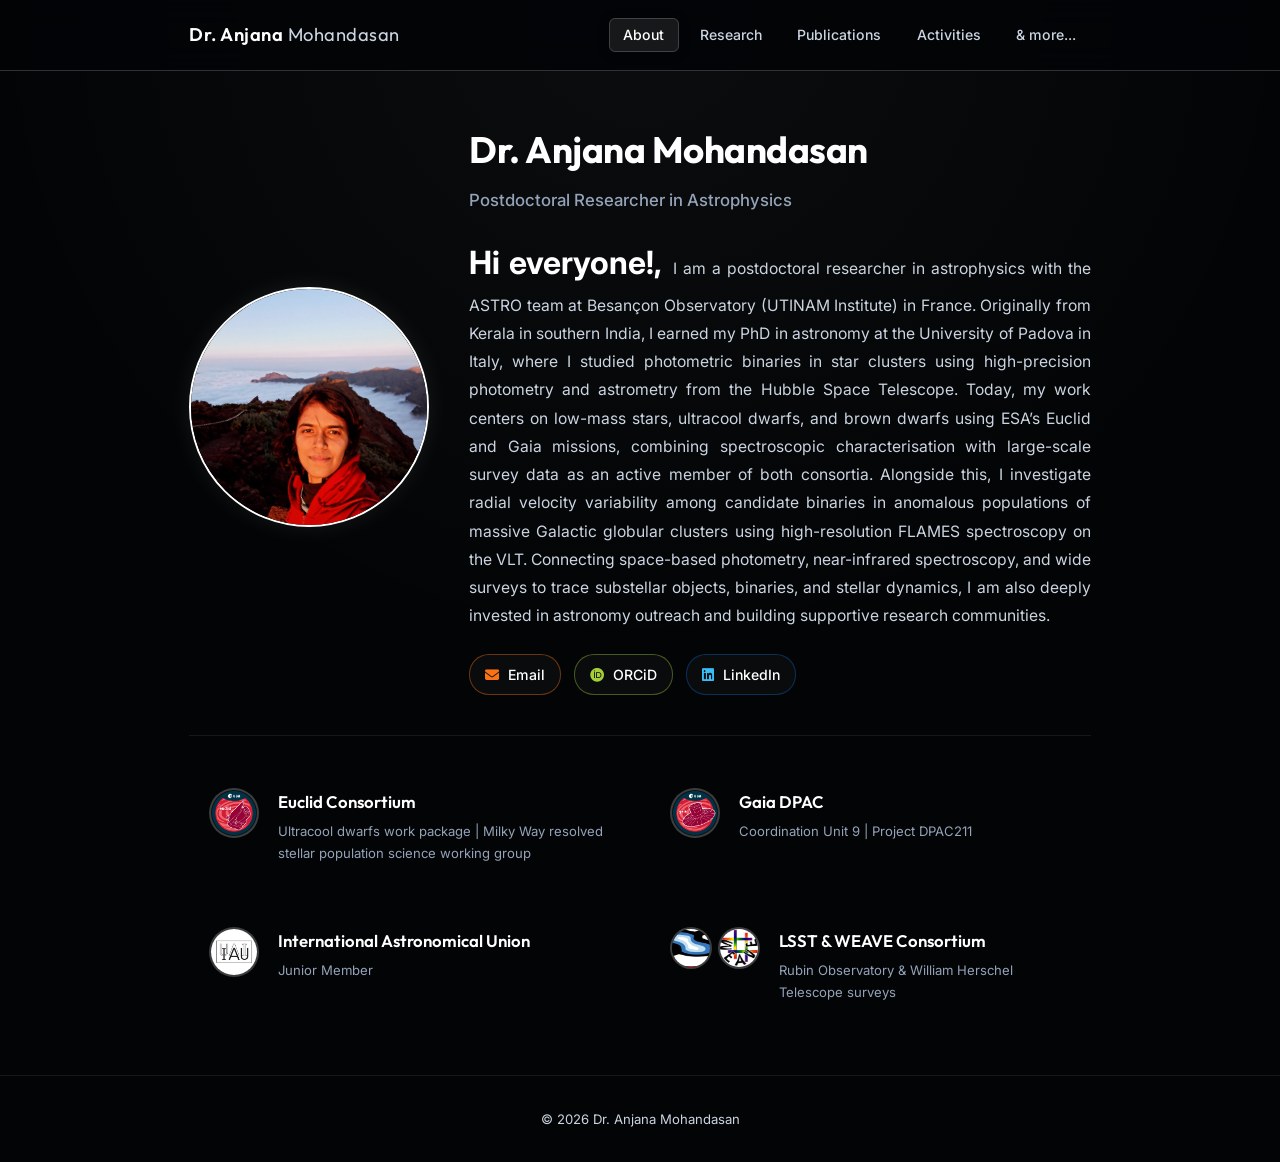
<file: index.html>
<!DOCTYPE html>
<html lang="en">
<head>
  <meta charset="UTF-8">
  <meta name="viewport" content="width=device-width, initial-scale=1.0">
  <title>Dr. Anjana Mohandasan | Astrophysicist</title>

  <!-- Modern Fonts & Icons -->
  <link rel="preconnect" href="https://fonts.googleapis.com">
  <link rel="preconnect" href="https://fonts.gstatic.com" crossorigin>
  <link href="https://fonts.googleapis.com/css2?family=Inter:wght@300;400;500;600;700&family=Outfit:wght@500;600;700&display=swap" rel="stylesheet">
  <link rel="stylesheet" href="https://cdnjs.cloudflare.com/ajax/libs/font-awesome/6.4.0/css/all.min.css">

  <!-- Shared Stylesheet -->
  <link rel="stylesheet" href="styles.css">
</head>
<body>

  <!-- TOP NAVIGATION BAR -->
  <header>
    <div class="nav-container">
      <a href="index.html" class="logo">Dr. Anjana <span>Mohandasan</span></a>
      <nav>
        <ul>
          <li><a href="index.html" class="active">About</a></li>
          <li><a href="research.html">Research</a></li>
          <li><a href="publications.html">Publications</a></li>
          <li><a href="activities.html">Activities</a></li>
          <li><a href="beyond.html">&amp; more...</a></li>
        </ul>
      </nav>
    </div>
  </header>

  <main>
    <!-- PAGE 1: ABOUT -->
    <section class="page">
      <div class="profile-hero-side">
        <!-- LEFT: PHOTO -->
        <div class="photo-wrapper">
          <img src="profile.jpg" alt="Dr. Anjana Mohandasan" class="profile-photo" onerror="this.src='https://via.placeholder.com/300/0a0c10/e2e8f0?text=AM'">
        </div>

        <!-- RIGHT: TEXT CONTENT -->
        <div class="hero-text-content">
          <h1>Dr. Anjana Mohandasan</h1>
          <div class="subtitle">Postdoctoral Researcher in Astrophysics</div>

          <!-- JUSTIFIED BIO -->
          <p class="hero-bio">
            <span class="greeting-hi">Hi everyone!,</span> I am a postdoctoral researcher in astrophysics with the ASTRO team at Besançon Observatory (UTINAM Institute) in France. Originally from Kerala in southern India, I earned my PhD in astronomy at the University of Padova in Italy, where I studied photometric binaries in star clusters using high-precision photometry and astrometry from the Hubble Space Telescope. Today, my work centers on low-mass stars, ultracool dwarfs, and brown dwarfs using ESA’s Euclid and Gaia missions, combining spectroscopic characterisation with large-scale survey data as an active member of both consortia. Alongside this, I investigate radial velocity variability among candidate binaries in anomalous populations of massive Galactic globular clusters using high-resolution FLAMES spectroscopy on the VLT. Connecting space-based photometry, near-infrared spectroscopy, and wide surveys to trace substellar objects, binaries, and stellar dynamics, I am also deeply invested in astronomy outreach and building supportive research communities.
          </p>

          <!-- SOCIAL BUTTONS -->
          <div class="social-links">
            <a href="mailto:anjana.mohandasan@univ-fcomte.fr" class="social-btn email"><i class="fa-solid fa-envelope"></i> Email</a>
            <a href="https://orcid.org/0000-0001-5182-0330" target="_blank" class="social-btn orcid"><i class="fa-brands fa-orcid"></i> ORCiD</a>
            <a href="https://www.linkedin.com/in/anjana-mohandasan-8a9196263/" target="_blank" class="social-btn linkedin"><i class="fa-brands fa-linkedin"></i> LinkedIn</a>
          </div>
        </div>
      </div>

      <!-- 2x2 INTERACTIVE MATRIX GRID -->
      <div class="matrix-grid">

        <!-- EUCLID -->
        <div class="matrix-card">
          <div class="matrix-logo-wrapper">
            <img src="figures/euclid_logo.png" alt="Euclid Logo" class="matrix-logo" onerror="this.src='https://via.placeholder.com/50/111/e2e8f0?text=Euclid'">
          </div>
          <div class="matrix-content">
            <h3>Euclid Consortium</h3>
            <div class="meta">Ultracool dwarfs work package | Milky Way resolved stellar population science working group</div>
            <div class="matrix-details">
              <p>Member of the Milky Way resolved stellar population (MWRSP) science working group, focusing on the Ultracool dwarfs work package, and SPE pipeline OUs of DSS.</p>
            </div>
          </div>
        </div>

        <!-- GAIA -->
        <div class="matrix-card">
          <div class="matrix-logo-wrapper">
            <img src="figures/gaia_logo.png" alt="Gaia Logo" class="matrix-logo" onerror="this.src='https://via.placeholder.com/50/111/e2e8f0?text=Gaia'">
          </div>
          <div class="matrix-content">
            <h3>Gaia DPAC</h3>
            <div class="meta">Coordination Unit 9 | Project DPAC211</div>
            <div class="matrix-details">
              <p>Member of the <em>Gaia</em> Data Processing and Analysis Consortium (DPAC). Contributing to DR4 catalogue validation and preparation in performance validation paper on low-mass stars; resolving the low-mass end stellar Luminosity Function, orbit integration, and membership analysis.</p>
            </div>
          </div>
        </div>
        
        <!-- IAU -->
        <div class="matrix-card">
          <div class="matrix-logo-wrapper">
            <img src="figures/iau_logo.jpeg" alt="IAU Logo" class="matrix-logo" onerror="this.src='https://via.placeholder.com/50/111/e2e8f0?text=IAU'">
          </div>
          <div class="matrix-content">
            <h3>International Astronomical Union</h3>
            <div class="meta">Junior Member</div>
            <div class="matrix-details">
              <p>Selected as an IAU Junior Member, actively participating in international astronomical initiatives, scientific divisions, and global outreach networks.</p>
            </div>
          </div>
        </div>

        <!-- LSST & WEAVE -->
        <div class="matrix-card">
          <div class="matrix-dual-logos">
            <div class="matrix-logo-wrapper" style="width: 42px; height: 42px;">
              <img src="figures/lsst_logo.png" alt="LSST Logo" class="matrix-logo" onerror="this.src='https://via.placeholder.com/40/111/e2e8f0?text=LSST'">
            </div>
            <div class="matrix-logo-wrapper" style="width: 42px; height: 42px;">
              <img src="figures/weave_logo.jpeg" alt="WEAVE Logo" class="matrix-logo" onerror="this.src='https://via.placeholder.com/40/111/e2e8f0?text=WEAVE'">
            </div>
          </div>
          <div class="matrix-content">
            <h3>LSST &amp; WEAVE Consortium</h3>
            <div class="meta">Rubin Observatory &amp; William Herschel Telescope surveys</div>
            <div class="matrix-details">
              <p>Synergies with Legacy Survey of Space and Time (LSST) using the Vera C. Rubin Observatory and the WEAVE spectroscopic survey using the William Herschel Telescope.</p>
            </div>
          </div>
        </div>

      </div>
    </section>
  </main>

  <footer>
    <p>&copy; <span id="year">2026</span> Dr. Anjana Mohandasan</p>
  </footer>

  <!-- External JavaScript -->
  <script src="script.js"></script>
</body>
</html>
</file>
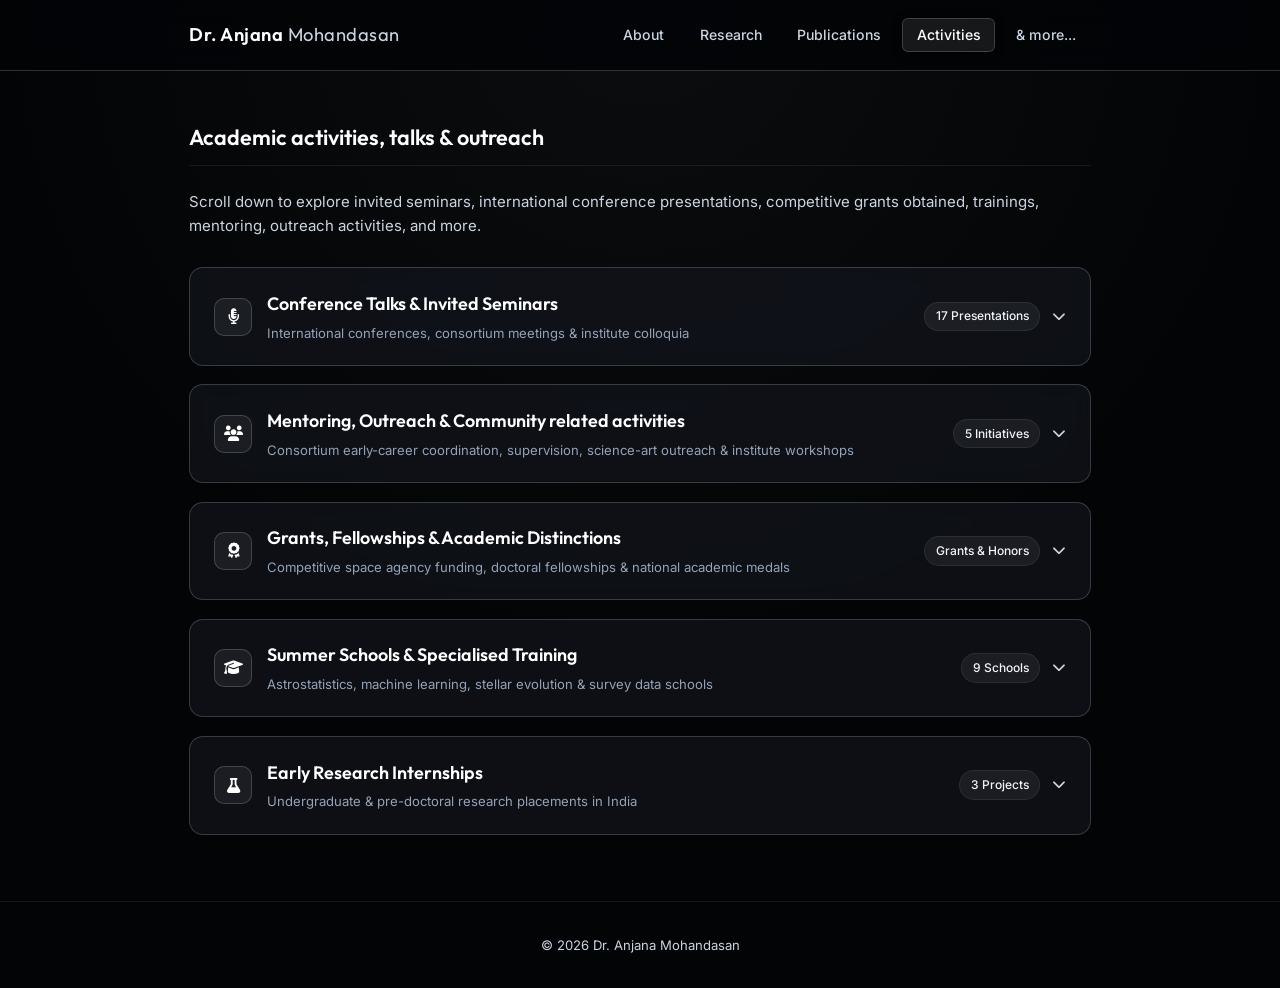
<file: activities.html>
<!DOCTYPE html>
<html lang="en">
<head>
  <meta charset="UTF-8">
  <meta name="viewport" content="width=device-width, initial-scale=1.0">
  <title>Dr. Anjana Mohandasan | Academic ativities </title>

  <!-- Modern Fonts & Icons -->
  <link rel="preconnect" href="https://fonts.googleapis.com">
  <link rel="preconnect" href="https://fonts.gstatic.com" crossorigin>
  <link href="https://fonts.googleapis.com/css2?family=Inter:wght@300;400;500;600;700&family=Outfit:wght@500;600;700&display=swap" rel="stylesheet">
  <link rel="stylesheet" href="https://cdnjs.cloudflare.com/ajax/libs/font-awesome/6.4.0/css/all.min.css">

  <!-- Shared Stylesheet -->
  <link rel="stylesheet" href="styles.css">
</head>

<body class="page-activities">

  <!-- TOP NAVIGATION BAR -->
  <header>
    <div class="nav-container">
      <a href="index.html" class="logo">Dr. Anjana <span>Mohandasan</span></a>
      <nav>
        <ul>
          <li><a href="index.html">About</a></li>
          <li><a href="research.html">Research</a></li>
          <li><a href="publications.html">Publications</a></li>
          <li><a href="activities.html" class="active">Activities</a></li>
          <li><a href="beyond.html">&amp; more...</a></li>
        </ul>
      </nav>
    </div>
  </header>

  <main>
    <!-- PAGE 4: ACTIVITIES -->
    <section class="page active">

      <div class="pub-section-header">
        <h2>Academic activities, talks &amp; outreach</h2>
      </div>
      <p class="activities-intro">
        Scroll down to explore invited seminars, international conference presentations, competitive grants obtained, trainings, mentoring, outreach activities, and more.
      </p>

      <!-- BOX 1: CONFERENCE TALKS & SEMINARS -->
      <details class="activity-box">
        <summary class="activity-summary">
          <div class="activity-header-left">
            <div class="activity-icon"><i class="fa-solid fa-microphone-lines"></i></div>
            <div>
              <div class="activity-title">Conference Talks &amp; Invited Seminars</div>
              <div class="activity-subtitle">International conferences, consortium meetings &amp; institute colloquia</div>
            </div>
          </div>
          <div class="activity-right">
            <span class="activity-count">17 Presentations</span>
            <i class="fa-solid fa-chevron-down activity-chevron"></i>
          </div>
        </summary>

        <div class="activity-content">
          <div class="activity-item">
            <div class="activity-date">13 – 15 Oct 2026</div>
            <div class="activity-desc">
              <span class="talk-tag">Invited Seminar</span> <strong>Exploring Ultracool dwarfs with Euclid</strong><br>
              Aryabhatta Research Institute of Observational Sciences (ARIES), Nainital, India.
            </div>
          </div>

          <div class="activity-item">
            <div class="activity-date">10 – 14 Aug 2026</div>
            <div class="activity-desc">
              <span class="talk-tag">Contributed Talk</span> <strong>Exploring Ultracool dwarfs with Euclid</strong><br>
              <em>Substellar Astrophysics</em>, Tordesillas, Spain.
            </div>
          </div>

          <div class="activity-item">
            <div class="activity-date">28 Jun – 03 Jul 2026</div>
            <div class="activity-desc">
              <span class="talk-tag">Contributed Talk</span> <strong>Exploring Ultracool dwarfs with Euclid</strong><br>
              Annual Meeting of the <em>European Astronomical Society (EAS 2026)</em>, SwissTech Convention Centre, Lausanne, Switzerland.
            </div>
          </div>

          <div class="activity-item">
            <div class="activity-date">25 – 29 May 2026</div>
            <div class="activity-desc">
              <span class="talk-tag">Contributed Talk</span> <strong>Ultracool dwarfs in the era of Euclid</strong> (EC-UCD Splinter)<br>
              Annual Meeting of the <a href="https://euclid2026.ice.csic.es/" target="_blank" style="color: var(--silver-bright); text-decoration: underline;">Euclid Consortium 2026</a>, Barcelona, Spain.
            </div>
          </div>

          <div class="activity-item">
            <div class="activity-date">01 – 03 Dec 2025</div>
            <div class="activity-desc">
              <span class="talk-tag">Invited Talk</span> <strong>Exploring Ultracool dwarfs with Euclid</strong><br>
              <a href="https://www.cosmos.esa.int/web/working-with-euclid-q1" target="_blank" style="color: var(--silver-bright); text-decoration: underline;">Working with Euclid Q1: From Data Access to Science</a>, European Space Astronomy Centre (ESAC), Madrid, Spain.
            </div>
          </div>

          <div class="activity-item">
            <div class="activity-date">17 – 19 Nov 2025</div>
            <div class="activity-desc">
              <span class="talk-tag">Contributed Talk</span> <strong>Exploring Ultracool dwarfs with Euclid</strong><br>
              <a href="https://euclidfrance25.sciencesconf.org/" target="_blank" style="color: var(--silver-bright); text-decoration: underline;">France for Euclid 2025: Symposium Euclid France</a>, University of Strasbourg, France.
            </div>
          </div>

          <div class="activity-item">
            <div class="activity-date">01 – 05 Sep 2025</div>
            <div class="activity-desc">
              <span class="talk-tag">Contributed Talk</span> <strong>Exploring Ultracool dwarfs with Euclid</strong><br>
              <a href="https://meetings.iac.es/BD30/" target="_blank" style="color: var(--silver-bright); text-decoration: underline;">BD30: Brown Dwarfs Keep Their Cool – Thirty Years of Substellar Science</a>, La Gomera, Canary Islands, Spain.
            </div>
          </div>

          <div class="activity-item">
            <div class="activity-date">23 – 27 Jun 2025</div>
            <div class="activity-desc">
              <span class="talk-tag">Contributed Talk</span> <strong>Ultracool dwarfs in the era of Euclid</strong><br>
              Annual Meeting of the <a href="https://eas.unige.ch/EAS2025/" target="_blank" style="color: var(--silver-bright); text-decoration: underline;">European Astronomical Society (EAS 2025)</a>, University College Cork, Ireland.
            </div>
          </div>

          <div class="activity-item">
            <div class="activity-date">11 – 18 Jun 2025</div>
            <div class="activity-desc">
              <span class="talk-tag">Seminar</span> <strong>Ultracool dwarf study with Euclid</strong><br>
              Instituto de Astrofísica de Canarias (IAC), Tenerife, Spain.
            </div>
          </div>

          <div class="activity-item">
            <div class="activity-date">24 – 28 Mar 2025</div>
            <div class="activity-desc">
              <span class="talk-tag">2 Talks &amp; Poster</span> <strong>Ultracool dwarfs in the era of Euclid</strong> (EC-UCD Splinter &amp; Symposium Poster) &amp; <strong>Photometry of Point Sources</strong> (EC-Photometry Splinter)<br>
              <a href="https://www.cosmos.esa.int/web/euclid-eslab-2025" target="_blank" style="color: var(--silver-bright); text-decoration: underline;">ESLAB &amp; Euclid Consortium Annual Meeting 2025</a>, Leiden, The Netherlands.
            </div>
          </div>

          <div class="activity-item">
            <div class="activity-date">07 – 09 Jan 2025</div>
            <div class="activity-desc">
              <span class="talk-tag">Contributed Talk</span> <strong>Ultracool dwarfs in the rra of Euclid</strong><br>
              Annual Meeting of <a href="https://euclid-fr2024.sciencesconf.org" target="_blank" style="color: var(--silver-bright); text-decoration: underline;">Euclid–France</a>, CEA Saclay, Paris, France.
            </div>
          </div>

          <div class="activity-item">
            <div class="activity-date">07 – 09 Dec 2024</div>
            <div class="activity-desc">
              <span class="talk-tag">Seminar</span> <strong>Photometric binaries in globular glusters</strong><br>
              Astrocoffee, Observatoire de Strasbourg, France.
            </div>
          </div>

          <div class="activity-item">
            <div class="activity-date">07 – 11 Oct 2024</div>
            <div class="activity-desc">
              <span class="talk-tag">Contributed Talk</span> <strong>Binaries and related stellar populations in star clusters: An exploration with photometry</strong><br>
              <a href="https://sites.google.com/inaf.it/stellarpopulations2024" target="_blank" style="color: var(--silver-bright); text-decoration: underline;">Resolved Stellar Populations from Photographic Plates to Large Surveys</a> (Celebrating Peter B. Stetson), FMF Centre, Florence, Italy.
            </div>
          </div>

          <div class="activity-item">
            <div class="activity-date">10 – 14 Jul 2023</div>
            <div class="activity-desc">
              <span class="talk-tag">Contributed Talk</span> <strong>Photometric binaries in extra-galactic star clusters</strong><br>
              Annual Meeting of the <a href="https://eas.unige.ch/EAS2023/" target="_blank" style="color: var(--silver-bright); text-decoration: underline;">European Astronomical Society (EAS 2023)</a>, ICE Congress Centre, Kraków, Poland.
            </div>
          </div>

          <div class="activity-item">
            <div class="activity-date">03 – 07 Jul 2023</div>
            <div class="activity-desc">
              <span class="talk-tag">Contributed Talk</span> <strong>Photometric binaries in Magellanic Cloud globular clusters</strong><br>
              <a href="https://www.sexten-cfa.eu/event/a-multi-wavelength-view-on-globular-clusters-near-and-far-from-jwst-to-the-elt/" target="_blank" style="color: var(--silver-bright); text-decoration: underline;">A Multiwavelength View on Globular Clusters Near and Far: From JWST to the ELT</a>, Bolzano, Italy.
            </div>
          </div>

          <div class="activity-item">
            <div class="activity-date">14 – 18 Nov 2022</div>
            <div class="activity-desc">
              <span class="talk-tag">Contributed Talk</span> <strong>Photometric binaries in extra-galactic globular clusters</strong><br>
              <a href="https://indico.ph.tum.de/event/7022/" target="_blank" style="color: var(--silver-bright); text-decoration: underline;">The Impact of Binaries on Stellar Evolution</a>, Max Planck Institute for Astrophysics, Garching, Germany.
            </div>
          </div>

          <div class="activity-item">
            <div class="activity-date">12 – 16 Sep 2022</div>
            <div class="activity-desc">
              <span class="talk-tag">Contributed Talk</span> <strong>Photometric binaries in galactic and extra-galactic globular clusters</strong><br>
              <a href="https://janfest2022.asu.cas.cz/" target="_blank" style="color: var(--silver-bright); text-decoration: underline;">Wheel of Star Formation</a>, Charles University, Prague, Czech Republic.
            </div>
          </div>
        </div>
      </details>

      <!-- BOX 2: MENTORING, OUTREACH & LEADERSHIP -->
      <details class="activity-box">
        <summary class="activity-summary">
          <div class="activity-header-left">
            <div class="activity-icon"><i class="fa-solid fa-users"></i></div>
            <div>
              <div class="activity-title">Mentoring, Outreach &amp; Community related activities</div>
              <div class="activity-subtitle">Consortium early-career coordination, supervision, science-art outreach &amp; institute workshops</div>
            </div>
          </div>
          <div class="activity-right">
            <span class="activity-count">5 Initiatives</span>
            <i class="fa-solid fa-chevron-down activity-chevron"></i>
          </div>
        </summary>

        <div class="activity-content">
          <div class="activity-item">
            <div class="activity-date">Oct 2026 – Present</div>
            <div class="activity-desc">
              <strong><em>Euclid</em> Consortium Early Career Committee</strong><br>
              Committee member co-coordinating the international Mentoring Programme for early-career researchers across the <em>Euclid</em> Consortium.
            </div>
          </div>

          <div class="activity-item">
            <div class="activity-date">Feb 2026 – Present</div>
            <div class="activity-desc">
              <strong>'English Hour' Academic Communication Series</strong><br>
              Initiated and lead weekly discussion sessions at Besançon Observatory to strengthen English communication skills and cross-cultural dialogue among international researchers and administrative staff.
            </div>
          </div>
          
          <div class="activity-item">
            <div class="activity-date">Oct 2024 – Jun 2025</div>
            <div class="activity-desc">
              <strong>Master's Research Project Supervision</strong><br>
              Mentor for Mr. Muhammed Nabyan Arken's Master's thesis project at the UTINAM Institute / UMLP, Besançon, France.
            </div>
          </div>

          <div class="activity-item">
            <div class="activity-date">2024 – Present</div>
            <div class="activity-desc">
              <strong>Master's Thesis Referee &amp; Reviewer</strong><br>
              Appointed thesis reviewer and defence committee referee for Master's candidates (Mr. Tituan Alphonse and Mr. Sohan Sengupta), UMLP, Besançon, France.
            </div>
          </div>

          <div class="activity-item">
            <div class="activity-date">Oct 2023</div>
            <div class="activity-desc">
              <strong>'Mimimi Mico Mama Macro' – Art &amp; Astronomy Outreach</strong> (<a href="https://www.instagram.com/p/CyTWzp0MwDw/" target="_blank" style="color: var(--silver-bright); text-decoration: underline;">Event Archive</a>)<br>
              Co-organized a public science-meets-art exhibition in Venice, Italy, supported by the Swiss Arts Council (Pro Helvetia). Co-authored an outreach magazine and delivered a public lecture on stellar astrophysics.
            </div>
          </div>
        </div>
      </details>

      <!-- BOX 3: GRANTS, FELLOWSHIPS & AWARDS -->
      <details class="activity-box">
        <summary class="activity-summary">
          <div class="activity-header-left">
            <div class="activity-icon"><i class="fa-solid fa-award"></i></div>
            <div>
              <div class="activity-title">Grants, Fellowships &amp; Academic Distinctions</div>
              <div class="activity-subtitle">Competitive space agency funding, doctoral fellowships &amp; national academic medals</div>
            </div>
          </div>
          <div class="activity-right">
            <span class="activity-count">Grants &amp; Honors</span>
            <i class="fa-solid fa-chevron-down activity-chevron"></i>
          </div>
        </summary>

        <div class="activity-content">
          <div class="activity-item">
            <div class="activity-date">2026</div>
            <div class="activity-desc">
              <strong>CNES APR Research Grant</strong> &bull; Centre National d'Études Spatiales (CNES)<br>
              Competitive funding awarded to support <em>Euclid</em> mission scientific research and international collaborations.
            </div>
          </div>

          <div class="activity-item">
            <div class="activity-date">2026</div>
            <div class="activity-desc">
              <strong>SRO Research Funding</strong> &bull; OSU Theta, Besançon<br>
              Institutional research funding awarded to advance <em>Euclid</em> ultracool dwarf spectroscopic studies.
            </div>
          </div>

          <div class="activity-item">
            <div class="activity-date">2020 – 2024</div>
            <div class="activity-desc">
              <strong>Doctoral Studies Fellowship</strong> &bull; University of Padova, Italy<br>
              Fully funded three-year Department Scholarship in Astronomy. <em>(Also awarded PhD fellowships at IISER Pune and IIST Trivandrum in 2020, declined.)</em>
            </div>
          </div>

          <div class="activity-item">
            <div class="activity-date">2020</div>
            <div class="activity-desc">
              <strong>Prof. M. Shakuntala Memorial Gold Medal</strong> &bull; University of Hyderabad<br>
              Awarded for first-rank academic excellence in M.Sc. Physics.
            </div>
          </div>

          <div class="activity-item">
            <div class="activity-date">2019</div>
            <div class="activity-desc">
              <strong>CSIR–UGC NET Junior Research Fellowship (JRF) &amp; IAS Summer Fellowship</strong><br>
              Qualified national JRF eligibility for funded doctoral research in India (declined); awarded the Indian Academy of Sciences Summer Research Fellowship.
            </div>
          </div>

          <div class="activity-item">
            <div class="activity-date">2015</div>
            <div class="activity-desc">
              <strong>INSPIRE Scholarship</strong> &bull; Department of Science &amp; Technology, Government of India<br>
              Awarded to the top 1% performers nationwide in the Higher Secondary Examination (alongside Kerala State Prathibha Scholarship selection).
            </div>
          </div>
        </div>
      </details>

      <!-- BOX 4: SUMMER SCHOOLS & SPECIALIZED WORKSHOPS -->
      <details class="activity-box">
        <summary class="activity-summary">
          <div class="activity-header-left">
            <div class="activity-icon"><i class="fa-solid fa-graduation-cap"></i></div>
            <div>
              <div class="activity-title">Summer Schools &amp; Specialised Training</div>
              <div class="activity-subtitle">Astrostatistics, machine learning, stellar evolution &amp; survey data schools</div>
            </div>
          </div>
          <div class="activity-right">
            <span class="activity-count">9 Schools</span>
            <i class="fa-solid fa-chevron-down activity-chevron"></i>
          </div>
        </summary>

        <div class="activity-content">
          <div class="activity-item">
            <div class="activity-date">07 – 11 Sep 2026</div>
            <div class="activity-desc">
              <strong>Gaia DPAC Consortium Meeting 2026</strong> &bull; University of Geneva, Switzerland.
            </div>
          </div>

          <div class="activity-item">
            <div class="activity-date">02 – 06 Mar 2026</div>
            <div class="activity-desc">
              <strong>Gaia MW Educado Training School: Astro AI and Machine Learning</strong> &bull; University of Ghent, Belgium.
            </div>
          </div>

          <div class="activity-item">
            <div class="activity-date">21 – 26 Sep 2025</div>
            <div class="activity-desc">
              <strong>Evry Schatzman School 2025: Stellar Physics in the PLATO Era</strong> &bull; Aussois, France (Sponsored by PNPS, CNRS, CNES).
            </div>
          </div>

          <div class="activity-item">
            <div class="activity-date">30 Sep – 04 Oct 2024</div>
            <div class="activity-desc">
              <strong>Evry Schatzman School 2024: Disks and Planetary Formation in the JWST &amp; ELT Era</strong> &bull; Roscoff Marine Station, Brittany, France.
            </div>
          </div>

          <div class="activity-item">
            <div class="activity-date">17 – 21 Oct 2022</div>
            <div class="activity-desc">
              <a href="http://astrohackweek.org/2022/" target="_blank" style="color: var(--silver-bright); text-decoration: underline;"><strong>Astro Hack Week 2022</strong></a> &bull; Max Planck Institute for Astronomy (MPIA), Heidelberg, Germany.
            </div>
          </div>

          <div class="activity-item">
            <div class="activity-date">28 Aug – 03 Sep 2022</div>
            <div class="activity-desc">
              <a href="https://www2.pd.infn.it/astro/pers/asiago2022/program.html" target="_blank" style="color: var(--silver-bright); text-decoration: underline;"><strong>Life and Death: From Stars to Compact Objects</strong></a> &bull; Asiago Astrophysical Observatory, University of Padova, Italy.
            </div>
          </div>

          <div class="activity-item">
            <div class="activity-date">06 – 17 Jun 2022</div>
            <div class="activity-desc">
              <a href="https://sites.psu.edu/astrostatistics/astroinfo-su22-program/" target="_blank" style="color: var(--silver-bright); text-decoration: underline;"><strong>Summer School in Astrostatistics and Astroinformatics</strong></a> &bull; Center for Astrostatistics, Penn State University (Online).
            </div>
          </div>

          <div class="activity-item">
            <div class="activity-date">12 – 23 Jul 2021</div>
            <div class="activity-desc">
              <a href="https://ismgalaxies2021.sciencesconf.org/" target="_blank" style="color: var(--silver-bright); text-decoration: underline;"><strong>The Interstellar Medium of Galaxies: From Epoch of Reionisation to the Milky Way</strong></a> &bull; International Summer School (Online).
            </div>
          </div>

          <div class="activity-item">
            <div class="activity-date">21 – 26 Jun 2021</div>
            <div class="activity-desc">
              <strong>Rencontres Exobiologiques Pour Doctorants (RED 2021)</strong> &bull; Interdisciplinary PhD School (Online).
            </div>
          </div>
        </div>
      </details>

      <!-- BOX 5: EARLY RESEARCH INTERNSHIPS -->
      <details class="activity-box">
        <summary class="activity-summary">
          <div class="activity-header-left">
            <div class="activity-icon"><i class="fa-solid fa-flask"></i></div>
            <div>
              <div class="activity-title">Early Research Internships</div>
              <div class="activity-subtitle">Undergraduate &amp; pre-doctoral research placements in India</div>
            </div>
          </div>
          <div class="activity-right">
            <span class="activity-count">3 Projects</span>
            <i class="fa-solid fa-chevron-down activity-chevron"></i>
          </div>
        </summary>

        <div class="activity-content">
          <div class="activity-item">
            <div class="activity-date">May – Jun 2019</div>
            <div class="activity-desc">
              <strong>Summer Research Fellow</strong> &bull; Indian Institute of Astrophysics (IIA), Bengaluru, India<br>
              Project: <em>'Photometric Binaries in Galactic Open Clusters'</em> under the supervision of Prof. Annapurni Subramaniam (Indian Academy of Sciences Fellowship).
            </div>
          </div>

          <div class="activity-item">
            <div class="activity-date">Jun 2017</div>
            <div class="activity-desc">
              <strong>Summer Research Intern</strong> &bull; Inter-University Accelerator Centre (IUAC), New Delhi, India<br>
              Project: <em>'Study of X-ray Detectors using Radioactive Sources'</em> under the supervision of Dr. Tapan Nandi and Mr. Deepak Swami.
            </div>
          </div>

          <div class="activity-item">
            <div class="activity-date">Jun – Dec 2014</div>
            <div class="activity-desc">
              <strong>Student Research Project in Mathematics</strong> &bull; Kerala State Maths Fair<br>
              Project: <em>'Navigation through Composition'</em> (Awarded A Grade at state level).
            </div>
          </div>
        </div>
      </details>

    </section>
  </main>

  <footer>
    <p>&copy; <span id="year">2026</span> Dr. Anjana Mohandasan</p>
  </footer>

  <!-- External JavaScript -->
  <script src="script.js"></script>
</body>
</html>
</file>
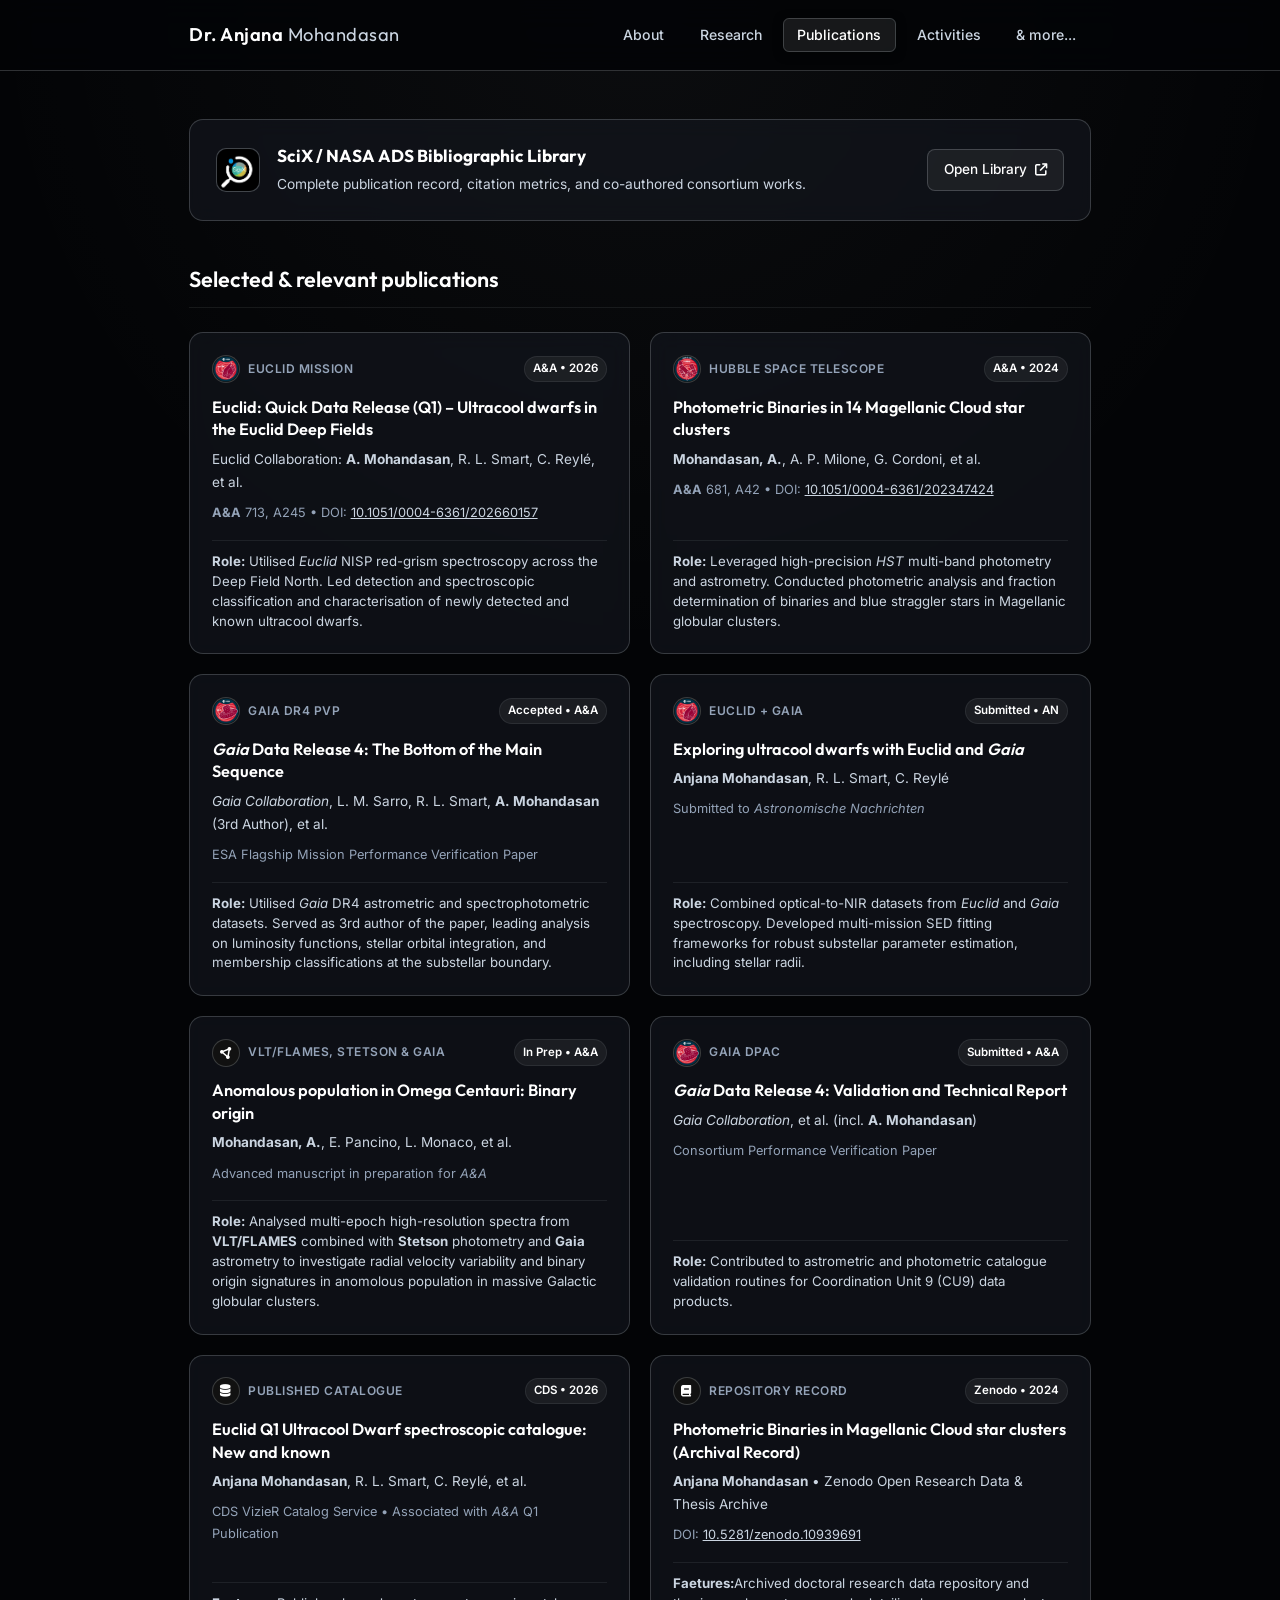
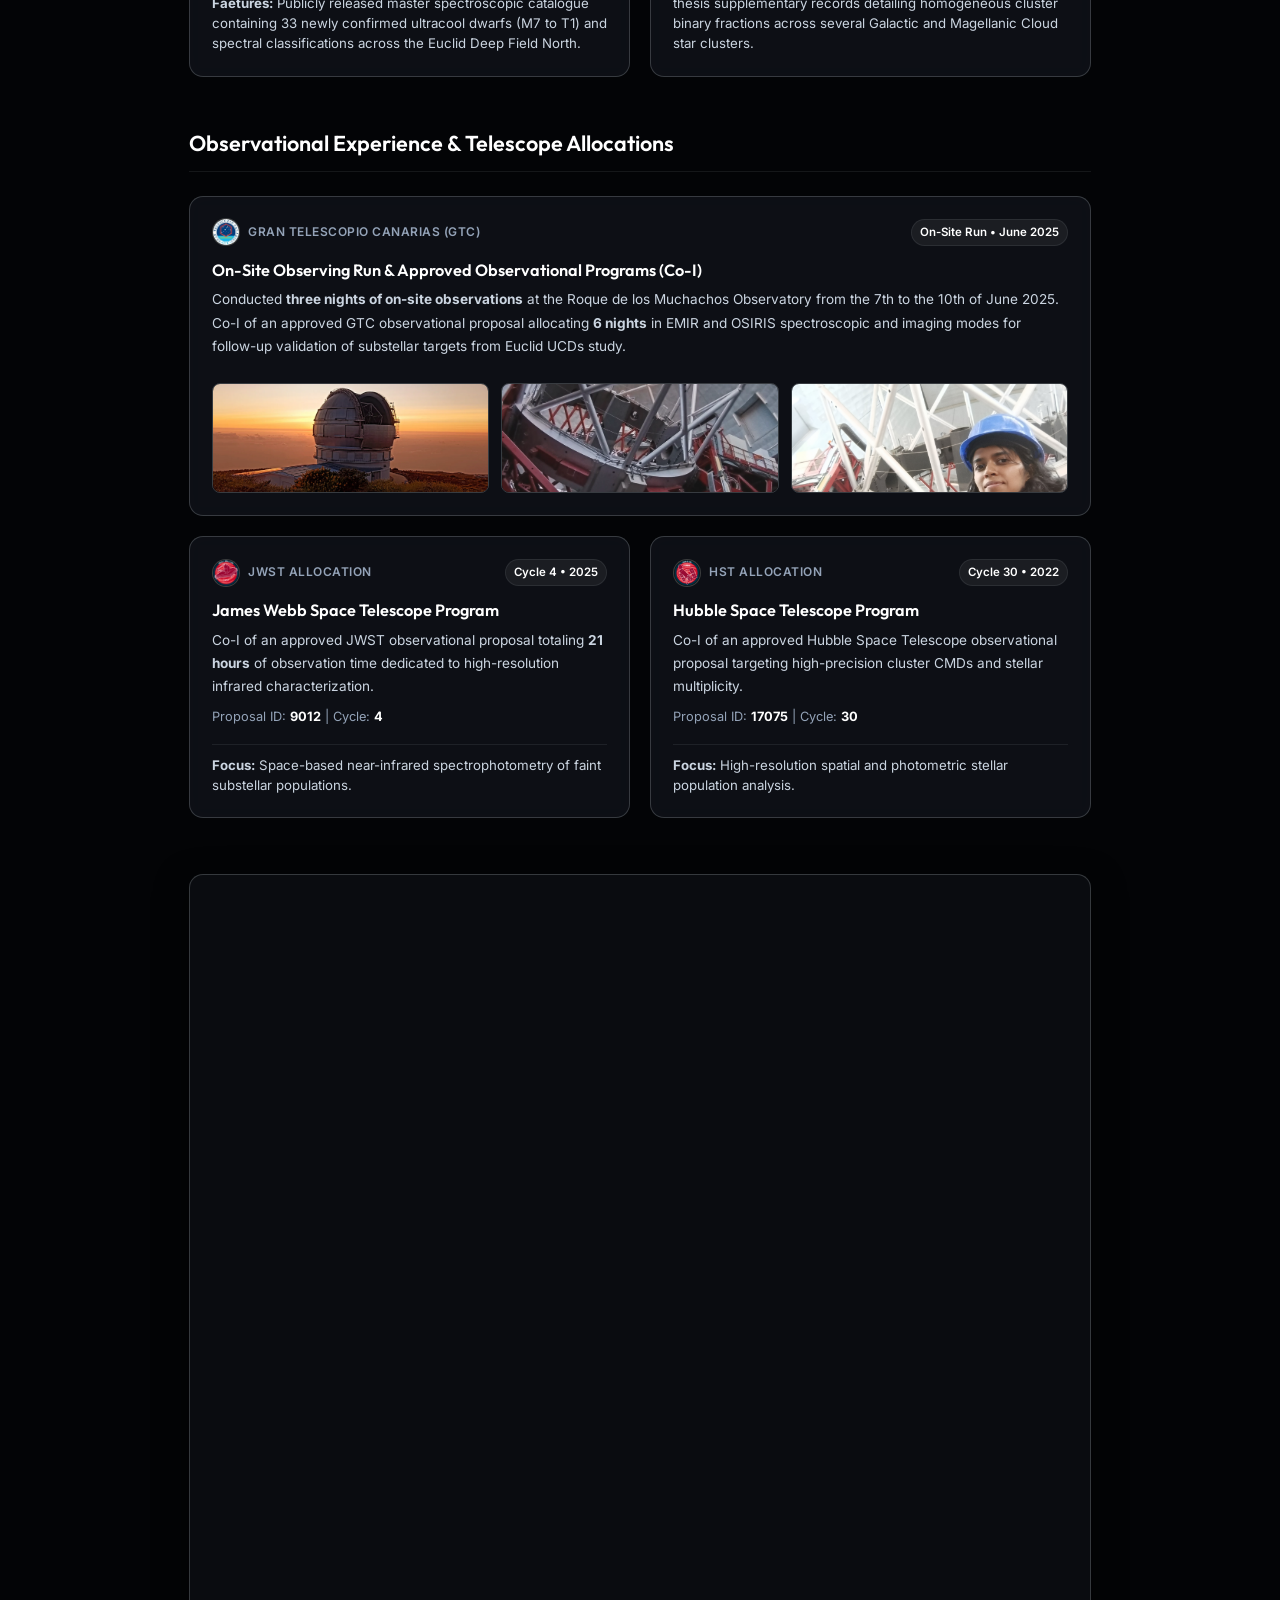
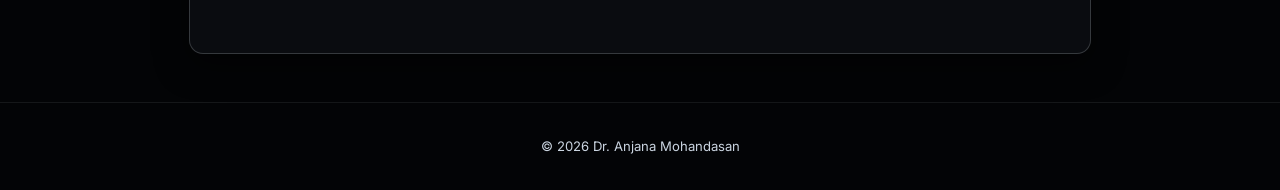
<file: publications.html>
<!DOCTYPE html>
<html lang="en">
<head>
  <meta charset="UTF-8">
  <meta name="viewport" content="width=device-width, initial-scale=1.0">
  <title>Dr. Anjana Mohandasan | Publications &amp; CV</title>

  <!-- Modern Fonts & Icons -->
  <link rel="preconnect" href="https://fonts.googleapis.com">
  <link rel="preconnect" href="https://fonts.gstatic.com" crossorigin>
  <link href="https://fonts.googleapis.com/css2?family=Inter:wght@300;400;500;600;700&family=Outfit:wght@500;600;700&display=swap" rel="stylesheet">
  <link rel="stylesheet" href="https://cdnjs.cloudflare.com/ajax/libs/font-awesome/6.4.0/css/all.min.css">

  <!-- Shared Stylesheet -->
  <link rel="stylesheet" href="styles.css">
</head>
<body class="page-publications">

  <!-- TOP NAVIGATION BAR -->
  <header>
    <div class="nav-container">
      <a href="index.html" class="logo">Dr. Anjana <span>Mohandasan</span></a>
      <nav>
        <ul>
          <li><a href="index.html">About</a></li>
          <li><a href="research.html">Research</a></li>
          <li><a href="publications.html" class="active">Publications</a></li>
          <li><a href="activities.html">Activities</a></li>
          <li><a href="beyond.html">&amp; more...</a></li>
        </ul>
      </nav>
    </div>
  </header>

  <main>
    <!-- PAGE 3: PUBLICATIONS, OBSERVATIONS & CV -->
    <section class="page active">
      
      <!-- SCIX / NASA ADS LIBRARY BANNER -->
      <div class="scix-banner">
        <div class="scix-left">
          <div class="scix-icon-box" title="NASA ADS / SciX">
            <img src="figures/scix_logo.png" alt="SciX Logo" style="width: 100%; height: 100%; object-fit: cover; border-radius: 10px;" onerror="this.style.display='none'; this.parentElement.innerHTML='<svg width=\'24\' height=\'24\' viewBox=\'0 0 24 24\' fill=\'none\' stroke=\'currentColor\' stroke-width=\'1.75\' stroke-linecap=\'round\' stroke-linejoin=\'round\'><circle cx=\'12\' cy=\'12\' r=\'3\'></circle><ellipse cx=\'12\' cy=\'12\' rx=\'10\' ry=\'4.5\' transform=\'rotate(-30 12 12)\'></ellipse><ellipse cx=\'12\' cy=\'12\' rx=\'10\' ry=\'4.5\' transform=\'rotate(30 12 12)\'></ellipse></svg>';">
          </div>
          <div>
            <h3 style="font-family: var(--font-heading); color: var(--silver-bright); font-size: 1.08rem; margin-bottom: 0.15rem;">
              SciX / NASA ADS Bibliographic Library
            </h3>
            <p style="font-size: 0.86rem; color: var(--silver-subtle); margin-bottom: 0.2rem;">
              Complete publication record, citation metrics, and co-authored consortium works.
            </p>
          </div>
        </div>
        <a href="https://ui.adsabs.harvard.edu/public-libraries/6IzJKooSR6CJfKjzvxM95Q" target="_blank" class="scix-btn">
          <span>Open Library</span>
          <i class="fa-solid fa-arrow-up-right-from-square" style="font-size: 0.78rem;"></i>
        </a>
      </div>

      <!-- SECTION HEADER -->
      <div class="pub-section-header">
        <h2>Selected &amp; relevant publications</h2>
      </div>

      <!-- 2-COLUMN PUBLICATION GRID -->
      <div class="pub-grid">

        <!-- CARD 1: EUCLID Q1 -->
        <article class="pub-card" tabindex="0">
          <div>
            <div class="pub-card-top">
              <div class="pub-mission-badge">
                <div class="pub-mission-circle">
                  <img src="figures/euclid_logo.png" alt="Euclid" onerror="this.style.display='none'; this.parentElement.innerHTML='<i class=\'fa-solid fa-satellite\'></i>';">
                </div>
                <span class="pub-mission-label">Euclid Mission</span>
              </div>
              <span class="pub-status-pill">A&amp;A &bull; 2026</span>
            </div>

            <a href="https://www.aanda.org/articles/aa/full_html/2026/09/aa60157-26/aa60157-26.html" target="_blank" class="pub-card-title">
              Euclid: Quick Data Release (Q1) – Ultracool dwarfs in the Euclid Deep Fields
            </a>
            <div class="pub-card-authors">
              Euclid Collaboration: <strong>A. Mohandasan</strong>, R. L. Smart, C. Reylé, et al.
            </div>
            <div class="pub-card-doi">
              <strong>A&amp;A</strong> 713, A245 &bull; DOI: <a href="https://doi.org/10.1051/0004-6361/202660157" target="_blank">10.1051/0004-6361/202660157</a>
            </div>
          </div>

          <div class="pub-card-role">
            <strong>Role:</strong> Utilised <em>Euclid</em> NISP red-grism spectroscopy across the Deep Field North. Led detection and spectroscopic classification and characterisation of newly detected and known ultracool dwarfs.
          </div>
        </article>
        
        <!-- CARD 2: HST MAGELLANIC CLOUD BINARIES -->
        <article class="pub-card" tabindex="0">
          <div>
            <div class="pub-card-top">
              <div class="pub-mission-badge">
                <div class="pub-mission-circle" title="Hubble Space Telescope">
                  <img src="figures/hubble_logo.png" alt="Hubble Logo" onerror="this.style.display='none'; this.parentElement.innerHTML='<i class=\'fa-solid fa-eye\'></i>';">
                </div>
                <span class="pub-mission-label">Hubble space telescope</span>
              </div>
              <span class="pub-status-pill">A&amp;A &bull; 2024</span>
            </div>

            <a href="https://www.aanda.org/articles/aa/pdf/2024/01/aa47424-23.pdf" target="_blank" class="pub-card-title">
              Photometric Binaries in 14 Magellanic Cloud star clusters
            </a>
            <div class="pub-card-authors">
              <strong>Mohandasan, A.</strong>, A. P. Milone, G. Cordoni, et al.
            </div>
            <div class="pub-card-doi">
              <strong>A&amp;A</strong> 681, A42 &bull; DOI: <a href="https://doi.org/10.1051/0004-6361/202347424" target="_blank">10.1051/0004-6361/202347424</a>
            </div>
          </div>

          <div class="pub-card-role">
            <strong>Role:</strong> Leveraged high-precision <em>HST</em> multi-band photometry and astrometry. Conducted photometric analysis and fraction determination of binaries and blue straggler stars in Magellanic globular clusters.
          </div>
        </article>

        <!-- CARD 3: GAIA DR4 BOTTOM OF MAIN SEQUENCE -->
        <article class="pub-card" tabindex="0">
          <div>
            <div class="pub-card-top">
              <div class="pub-mission-badge">
                <div class="pub-mission-circle">
                  <img src="figures/gaia_logo.png" alt="Gaia" onerror="this.style.display='none'; this.parentElement.innerHTML='<i class=\'fa-solid fa-star\'></i>';">
                </div>
                <span class="pub-mission-label">Gaia DR4 PVP</span>
              </div>
              <span class="pub-status-pill">Accepted &bull; A&amp;A</span>
            </div>

            <div class="pub-card-title">
              <em>Gaia</em> Data Release 4: The Bottom of the Main Sequence
            </div>
            <div class="pub-card-authors">
              <em>Gaia Collaboration</em>, L. M. Sarro, R. L. Smart, <strong>A. Mohandasan</strong> (3rd Author), et al.
            </div>
            <div class="pub-card-doi">
              ESA Flagship Mission Performance Verification Paper
            </div>
          </div>

          <div class="pub-card-role">
            <strong>Role:</strong> Utilised <em>Gaia</em> DR4 astrometric and spectrophotometric datasets. Served as 3rd author of the paper, leading analysis on luminosity functions, stellar orbital integration, and membership classifications at the substellar boundary.
          </div>
        </article>

        <!-- CARD 4: EUCLID + GAIA UCD SYNERGY -->
        <article class="pub-card" tabindex="0">
          <div>
            <div class="pub-card-top">
              <div class="pub-mission-badge">
                <div class="pub-mission-circle">
                  <img src="figures/euclid_logo.png" alt="Euclid & Gaia" onerror="this.style.display='none'; this.parentElement.innerHTML='<i class=\'fa-solid fa-layer-group\'></i>';">
                </div>
                <span class="pub-mission-label">Euclid + Gaia</span>
              </div>
              <span class="pub-status-pill">Submitted &bull; AN</span>
            </div>

            <div class="pub-card-title">
              Exploring ultracool dwarfs with Euclid and <em>Gaia</em>
            </div>
            <div class="pub-card-authors">
              <strong>Anjana Mohandasan</strong>, R. L. Smart, C. Reylé
            </div>
            <div class="pub-card-doi">
              Submitted to <em>Astronomische Nachrichten</em>
            </div>
          </div>

          <div class="pub-card-role">
            <strong>Role:</strong> Combined optical-to-NIR datasets from <em>Euclid</em> and <em>Gaia</em> spectroscopy. Developed multi-mission SED fitting frameworks for robust substellar parameter estimation, including stellar radii.
          </div>
        </article>

        <!-- CARD 5: OMEGA CENTAURI -->
        <article class="pub-card" tabindex="0">
          <div>
            <div class="pub-card-top">
              <div class="pub-mission-badge">
                <div class="pub-mission-circle" title="VLT / HST Cluster Dynamics">
                  <i class="fa-solid fa-circle-nodes"></i>
                </div>
                <span class="pub-mission-label">VLT/FLAMES, Stetson &amp; Gaia</span>
              </div>
              <span class="pub-status-pill">In Prep &bull; A&amp;A</span>
            </div>

            <div class="pub-card-title">
              Anomalous population in Omega Centauri: Binary origin
            </div>
            <div class="pub-card-authors">
              <strong>Mohandasan, A.</strong>, E. Pancino, L. Monaco, et al.
            </div>
            <div class="pub-card-doi">
              Advanced manuscript in preparation for <em>A&amp;A</em>
            </div>
          </div>

          <div class="pub-card-role">
            <strong>Role:</strong> Analysed multi-epoch high-resolution spectra from <strong>VLT/FLAMES</strong> combined with <strong>Stetson</strong> photometry and <strong>Gaia</strong> astrometry to investigate radial velocity variability and binary origin signatures in anomolous population in massive Galactic globular clusters.
          </div>
        </article>

        <!-- CARD 6: DR4 VALIDATION REPORT -->
        <article class="pub-card" tabindex="0">
          <div>
            <div class="pub-card-top">
              <div class="pub-mission-badge">
                <div class="pub-mission-circle">
                  <img src="figures/gaia_logo.png" alt="Gaia" onerror="this.style.display='none'; this.parentElement.innerHTML='<i class=\'fa-solid fa-star\'></i>';">
                </div>
                <span class="pub-mission-label">Gaia DPAC</span>
              </div>
              <span class="pub-status-pill">Submitted &bull; A&amp;A</span>
            </div>

            <div class="pub-card-title">
              <em>Gaia</em> Data Release 4: Validation and Technical Report
            </div>
            <div class="pub-card-authors">
              <em>Gaia Collaboration</em>, et al. (incl. <strong>A. Mohandasan</strong>)
            </div>
            <div class="pub-card-doi">
              Consortium Performance Verification Paper
            </div>
          </div>

          <div class="pub-card-role">
            <strong>Role:</strong> Contributed to astrometric and photometric catalogue validation routines for Coordination Unit 9 (CU9) data products.
          </div>
        </article>

        <!-- CARD 7: EUCLID UCD CATALOGUE -->
        <article class="pub-card" tabindex="0">
          <div>
            <div class="pub-card-top">
              <div class="pub-mission-badge">
                <div class="pub-mission-circle" title="Catalogue">
                  <i class="fa-solid fa-database"></i>
                </div>
                <span class="pub-mission-label">Published Catalogue</span>
              </div>
              <span class="pub-status-pill">CDS &bull; 2026</span>
            </div>

            <a href="https://vizier.cds.unistra.fr/" target="_blank" class="pub-card-title">
              Euclid Q1 Ultracool Dwarf spectroscopic catalogue: New and known
            </a>
            <div class="pub-card-authors">
              <strong>Anjana Mohandasan</strong>, R. L. Smart, C. Reylé, et al.
            </div>
            <div class="pub-card-doi">
              CDS VizieR Catalog Service &bull; Associated with <em>A&amp;A</em> Q1 Publication
            </div>
          </div>

          <div class="pub-card-role">
            <strong>Faetures:</strong> Publicly released master spectroscopic catalogue containing 33 newly confirmed ultracool dwarfs (M7 to T1) and spectral classifications across the Euclid Deep Field North.
          </div>
        </article>

        <!-- CARD 8: ZENODO THESIS / DATA RECORD -->
        <article class="pub-card" tabindex="0">
          <div>
            <div class="pub-card-top">
              <div class="pub-mission-badge">
                <div class="pub-mission-circle" title="Research Record">
                  <i class="fa-solid fa-book"></i>
                </div>
                <span class="pub-mission-label">Repository Record</span>
              </div>
              <span class="pub-status-pill">Zenodo &bull; 2024</span>
            </div>

            <a href="https://zenodo.org/records/10939691" target="_blank" class="pub-card-title">
              Photometric Binaries in Magellanic Cloud star clusters (Archival Record)
            </a>
            <div class="pub-card-authors">
              <strong>Anjana Mohandasan</strong> &bull; Zenodo Open Research Data &amp; Thesis Archive
            </div>
            <div class="pub-card-doi">
              DOI: <a href="https://doi.org/10.5281/zenodo.10939691" target="_blank">10.5281/zenodo.10939691</a>
            </div>
          </div>

          <div class="pub-card-role">
            <strong>Faetures:</strong>Archived doctoral research data repository and thesis supplementary records detailing homogeneous cluster binary fractions across several Galactic and Magellanic Cloud star clusters.
          </div>
        </article>

      </div>
      
      <!-- OBSERVATIONAL EXPERIENCE SECTION -->
      <div class="pub-section-header" style="margin-top: 3rem;">
        <h2>Observational Experience &amp; Telescope Allocations</h2>
      </div>

      <div class="obs-grid">

        <!-- GTC FULL-WIDTH OBSERVING RUN CARD -->
        <article class="obs-card full-width" tabindex="0">
          <div>
            <div class="pub-card-top">
              <div class="pub-mission-badge">
                <div class="pub-mission-circle" title="Gran Telescopio Canarias">
                  <img src="figures/gtc_logo.png" alt="GTC Logo" onerror="this.style.display='none'; this.parentElement.innerHTML='<i class=\'fa-solid fa-mountain\'></i>';">
                </div>
                <span class="pub-mission-label">Gran Telescopio Canarias (GTC)</span>
              </div>
              <span class="pub-status-pill">On-Site Run &bull; June 2025</span>
            </div>

            <h3 class="pub-card-title" style="cursor: default;">
              On-Site Observing Run &amp; Approved Observational Programs (Co-I)
            </h3>
            
            <p class="pub-card-authors" style="margin-bottom: 0.6rem;">
              Conducted <strong>three nights of on-site observations</strong> at the Roque de los Muchachos Observatory from the 7th to the 10th of June 2025. Co-I of an approved GTC observational proposal allocating <strong>6 nights</strong> in EMIR and OSIRIS spectroscopic and imaging modes for follow-up validation of substellar targets from Euclid UCDs study.
            </p>
          </div>

          <!-- GTC PHOTO GALLERY STRIP AT THE BOTTOM -->
          <div class="obs-gallery">
            <img src="figures/gtc1.png" alt="GTC Telescope Facility" class="obs-thumb" onerror="this.src='https://via.placeholder.com/300x150/0a0c10/94a3b8?text=GTC+Telescope';">
            <img src="figures/gtc2.png" alt="Roque de los Muchachos Observatory Surroundings" class="obs-thumb" onerror="this.src='https://via.placeholder.com/300x150/0a0c10/94a3b8?text=Observatory+Surroundings';">
            <img src="figures/gtc3.png" alt="GTC EMIR / OSIRIS Spectra" class="obs-thumb" onerror="this.src='https://via.placeholder.com/300x150/0a0c10/94a3b8?text=GTC+Spectra';">
          </div>
        </article>

        <!-- JWST HALF-WIDTH CARD -->
        <article class="obs-card" tabindex="0">
          <div>
            <div class="pub-card-top">
              <div class="pub-mission-badge">
                <div class="pub-mission-circle" title="James Webb Space Telescope">
                  <img src="figures/jwst_logo.png" alt="JWST Logo" onerror="this.style.display='none'; this.parentElement.innerHTML='<i class=\'fa-solid fa-space-shuttle\'></i>';">
                </div>
                <span class="pub-mission-label">JWST Allocation</span>
              </div>
              <span class="pub-status-pill">Cycle 4 &bull; 2025</span>
            </div>

            <h3 class="pub-card-title" style="cursor: default;">
              James Webb Space Telescope Program
            </h3>
            
            <p class="pub-card-authors">
              Co-I of an approved JWST observational proposal totaling <strong>21 hours</strong> of observation time dedicated to high-resolution infrared characterization.
            </p>
            <div class="pub-card-doi" style="margin-top: 0.4rem;">
              Proposal ID: <strong style="color: var(--silver-bright);">9012</strong> | Cycle: <strong style="color: var(--silver-bright);">4</strong>
            </div>
          </div>
          <div class="pub-card-role">
            <strong>Focus:</strong> Space-based near-infrared spectrophotometry of faint substellar populations.
          </div>
        </article>

        <!-- HST HALF-WIDTH CARD -->
        <article class="obs-card" tabindex="0">
          <div>
            <div class="pub-card-top">
              <div class="pub-mission-badge">
                <div class="pub-mission-circle" title="Hubble Space Telescope">
                  <img src="figures/hubble_logo.png" alt="HST Logo" onerror="this.style.display='none'; this.parentElement.innerHTML='<i class=\'fa-solid fa-eye\'></i>';">
                </div>
                <span class="pub-mission-label">HST Allocation</span>
              </div>
              <span class="pub-status-pill">Cycle 30 &bull; 2022</span>
            </div>

            <h3 class="pub-card-title" style="cursor: default;">
              Hubble Space Telescope Program
            </h3>
            
            <p class="pub-card-authors">
              Co-I of an approved Hubble Space Telescope observational proposal targeting high-precision cluster CMDs and stellar multiplicity.
            </p>
            <div class="pub-card-doi" style="margin-top: 0.4rem;">
              Proposal ID: <strong style="color: var(--silver-bright);">17075</strong> | Cycle: <strong style="color: var(--silver-bright);">30</strong>
            </div>
          </div>
          <div class="pub-card-role">
            <strong>Focus:</strong> High-resolution spatial and photometric stellar population analysis.
          </div>
        </article>

      </div>
      
      <!-- EMBEDDED CV PDF VIEWER -->
      <div class="cv-container" style="margin-top: 3.5rem;">

        
        <div class="cv-viewer-box">
          <iframe src="cv.pdf#view=FitH" title="Dr. Anjana Mohandasan CV">
            <p>Your browser does not support PDFs. <a href="cv.pdf" style="color: var(--silver-bright);">Download the PDF</a> instead.</p>
          </iframe>
        </div>
      </div>

    </section>
  </main>

  <footer>
    <p>&copy; <span id="year">2026</span> Dr. Anjana Mohandasan</p>
  </footer>

  <!-- External JavaScript -->
  <script src="script.js"></script>
</body>
</html>
</file>
<file: styles.css>
:root {
  --bg-black: #030406;
  --card-bg: rgba(20, 24, 33, 0.6);
  --border-silver: rgba(226, 232, 240, 0.2);
  --border-silver-dim: rgba(226, 232, 240, 0.08);

  --silver-bright: #ffffff;
  --silver-main: #f1f5f9;
  --silver-subtle: #cbd5e1;
  --silver-glow: rgba(226, 232, 240, 0.12);

  --accent-slate: #94a3b8; 

  --font-heading: 'Outfit', sans-serif;
  --font-body: 'Inter', sans-serif;
}

* { box-sizing: border-box; margin: 0; padding: 0; }

body {
  background-color: var(--bg-black) !important;
  color: var(--silver-main);
  font-family: var(--font-body);
  line-height: 1.7;
  min-height: 100vh;
  display: flex;
  flex-direction: column;
  background-image: radial-gradient(circle at 50% 0%, rgba(226, 232, 240, 0.04) 0%, transparent 60%);
  background-attachment: fixed;
}

/* TOP NAVIGATION BAR */
header {
  position: sticky; top: 0; z-index: 1000;
  background: rgba(3, 4, 6, 0.85);
  backdrop-filter: blur(16px);
  border-bottom: 1px solid var(--border-silver);
}

.nav-container {
  max-width: 950px; margin: 0 auto; padding: 0 1.5rem;
  display: flex; justify-content: space-between; align-items: center;
  height: 70px;
}

.logo {
  font-family: var(--font-heading);
  font-size: 1.15rem; font-weight: 600;
  color: var(--silver-bright); text-decoration: none;
  letter-spacing: 0.5px;
}
.logo span { color: var(--silver-subtle); font-weight: 400; }

nav ul { display: flex; list-style: none; gap: 0.4rem; }

nav a {
  color: var(--silver-subtle); text-decoration: none;
  font-size: 0.88rem; font-weight: 500;
  padding: 0.45rem 0.85rem; border-radius: 6px;
  transition: all 0.25s ease;
  border: 1px solid transparent;
}

nav a:hover {
  color: var(--silver-bright);
  background: var(--silver-glow);
}

nav a.active {
  color: var(--silver-bright);
  background: rgba(255, 255, 255, 0.08);
  border-color: var(--border-silver);
  box-shadow: 0 2px 10px rgba(0, 0, 0, 0.5);
}

main {
  flex: 1; max-width: 950px; width: 100%;
  margin: 0 auto; padding: 3rem 1.5rem;
}

.page { display: block; animation: fadeIn 0.35s cubic-bezier(0.16, 1, 0.3, 1); }
@keyframes fadeIn { from { opacity: 0; transform: translateY(6px); } to { opacity: 1; transform: translateY(0); } }

/* ABOUT HERO SECTION */
.profile-hero-side {
  display: flex;
  align-items: center;
  gap: 2.5rem;
  padding-bottom: 2.5rem;
  margin-bottom: 2rem;
  border-bottom: 1px solid var(--border-silver-dim);
}

.photo-wrapper {
  position: relative;
  width: 240px;
  height: 240px;
  flex-shrink: 0;
  border-radius: 50%;
  border: 2px solid var(--silver-bright);
  box-shadow: 0 0 25px rgba(255, 255, 255, 0.08);
  overflow: hidden;
}

.profile-photo {
  display: block;
  width: 100%;
  height: 100%;
  object-fit: cover;
  background: #111;
  transform: rotate(55deg) scale(1.0);
  transition: transform 0.3s ease;
}

.profile-photo:hover {
  transform: rotate(50deg) scale(1.1);
}

.hero-text-content { flex: 1; text-align: left; }
.greeting-hi { font-size: 2rem; font-weight: 700; color: #ffffff; margin-right: 0.3rem; }

.hero-text-content h1 {
  font-family: var(--font-heading);
  font-size: 2.3rem; font-weight: 700;
  color: var(--silver-bright); letter-spacing: -0.5px;
  margin-bottom: 0.3rem;
}

.hero-text-content .subtitle {
  color: var(--accent-slate); font-size: 1.05rem;
  font-weight: 500; margin-bottom: 1.2rem;
}

.hero-bio {
  color: var(--silver-subtle); 
  font-size: 0.98rem;
  line-height: 1.8; 
  margin-bottom: 1.5rem;
  text-align: justify;
  hyphens: auto;
}

.hero-bio strong { color: var(--silver-bright); font-weight: 600; }

/* SOCIAL BUTTONS */
.social-links { display: flex; justify-content: flex-start; gap: 0.8rem; flex-wrap: wrap; }

.social-btn {
  display: inline-flex; align-items: center; gap: 0.55rem;
  color: var(--silver-bright); text-decoration: none;
  font-size: 0.88rem; font-weight: 500;
  padding: 0.45rem 0.95rem; border-radius: 20px;
  background: rgba(255, 255, 255, 0.03);
  border: 1px solid var(--border-silver-dim);
  transition: all 0.25s ease;
}

.social-btn.email { border-color: rgba(249, 115, 22, 0.4); }
.social-btn.email i { color: #f97316; }
.social-btn.email:hover { background: rgba(249, 115, 22, 0.12); border-color: #f97316; box-shadow: 0 0 12px rgba(249, 115, 22, 0.25); transform: translateY(-2px); }

.social-btn.orcid { border-color: rgba(166, 206, 57, 0.4); }
.social-btn.orcid i { color: #a6ce39; }
.social-btn.orcid:hover { background: rgba(166, 206, 57, 0.12); border-color: #a6ce39; box-shadow: 0 0 12px rgba(166, 206, 57, 0.25); transform: translateY(-2px); }

.social-btn.linkedin { border-color: rgba(10, 102, 194, 0.4); }
.social-btn.linkedin i { color: #38bdf8; }
.social-btn.linkedin:hover { background: rgba(10, 102, 194, 0.15); border-color: #38bdf8; box-shadow: 0 0 12px rgba(10, 102, 194, 0.3); transform: translateY(-2px); }

/* MATRIX GRID (ABOUT PAGE) */
.matrix-grid { display: grid; grid-template-columns: repeat(2, 1fr); gap: 1.2rem; }

.matrix-card {
  background: transparent; border: 1px solid transparent; border-radius: 12px;
  padding: 1.2rem; display: flex; gap: 1.2rem; align-items: flex-start;
  cursor: pointer; transition: all 0.3s cubic-bezier(0.16, 1, 0.3, 1);
}

.matrix-card:hover {
  background: var(--card-bg); border-color: var(--border-silver);
  backdrop-filter: blur(8px); transform: translateY(-3px);
  box-shadow: 0 8px 24px rgba(0, 0, 0, 0.35);
}

.matrix-logo-wrapper {
  width: 50px; height: 50px; flex-shrink: 0; border-radius: 50%;
  border: 2px solid var(--border-silver); background: #111; overflow: hidden;
  display: flex; align-items: center; justify-content: center;
}
.matrix-logo { width: 100%; height: 100%; object-fit: cover; }
.matrix-dual-logos { display: flex; gap: 0.4rem; flex-shrink: 0; align-items: center; }

.matrix-content h3 { font-family: var(--font-heading); font-size: 1.05rem; font-weight: 600; color: var(--silver-bright); margin-bottom: 0.2rem; }
.matrix-content .meta { font-size: 0.82rem; color: var(--accent-slate); margin-bottom: 0.2rem; }
.matrix-details { max-height: 0; opacity: 0; overflow: hidden; transition: max-height 0.35s ease, opacity 0.3s ease; }
.matrix-card:hover .matrix-details, .matrix-card:focus-within .matrix-details { max-height: 200px; opacity: 1; margin-top: 0.4rem; }
.matrix-details p { color: var(--silver-subtle); font-size: 0.9rem; line-height: 1.5; padding-top: 0.5rem; border-top: 1px solid var(--border-silver-dim); }

/* RESEARCH PAGE STYLES */
.research-block { margin-bottom: 3.5rem; padding-bottom: 3rem; border-bottom: 1px solid var(--border-silver-dim); }
.research-tag { display: inline-block; font-size: 0.78rem; font-weight: 600; text-transform: uppercase; letter-spacing: 1px; color: var(--accent-slate); margin-bottom: 0.4rem; }
.research-block h2 { font-family: var(--font-heading); font-size: 1.65rem; font-weight: 700; color: var(--silver-bright); margin-bottom: 1.2rem; }
.research-text p { color: var(--silver-subtle); font-size: 0.98rem; line-height: 1.8; margin-bottom: 1.2rem; text-align: justify; }

.figure-grid { display: grid; grid-template-columns: repeat(2, 1fr); gap: 1.5rem; margin: 1.8rem 0; }
.figure-card { background: var(--card-bg); border: 1px solid var(--border-silver); border-radius: 12px; padding: 1rem; backdrop-filter: blur(8px); }
.figure-card img { width: 100%; border-radius: 8px; display: block; cursor: zoom-in; transition: transform 0.2s ease; }
.figure-card img:hover { transform: scale(1.02); }
.figure-caption { font-size: 0.85rem; color: var(--silver-subtle); margin-top: 0.8rem; line-height: 1.5; text-align: left; }
.figure-caption strong { color: var(--silver-bright); }

/* PUBLICATIONS & BANNER */
.scix-banner {
  background: var(--card-bg); border: 1px solid var(--border-silver); border-radius: 14px;
  padding: 1.3rem 1.6rem; display: flex; align-items: center; justify-content: space-between;
  gap: 1rem; margin-bottom: 2.5rem; backdrop-filter: blur(10px);
}
.scix-left { display: flex; align-items: center; gap: 1.1rem; }
.scix-icon-box {
  width: 44px; height: 44px; border-radius: 10px; background: rgba(255, 255, 255, 0.05);
  border: 1px solid var(--border-silver); display: flex; align-items: center; justify-content: center;
  color: var(--silver-bright); flex-shrink: 0;
}
.scix-btn {
  display: inline-flex; align-items: center; gap: 0.5rem; background: rgba(255, 255, 255, 0.06);
  color: var(--silver-bright); text-decoration: none; font-size: 0.85rem; font-weight: 500;
  padding: 0.5rem 1rem; border-radius: 8px; border: 1px solid var(--border-silver);
  transition: all 0.2s ease; white-space: nowrap;
}
.scix-btn:hover { background: rgba(255, 255, 255, 0.12); border-color: rgba(226, 232, 240, 0.4); transform: translateY(-1px); }

.pub-section-header {
  display: flex; align-items: center; justify-content: space-between;
  margin-bottom: 1.5rem; padding-bottom: 0.6rem; border-bottom: 1px solid var(--border-silver-dim);
}
.pub-section-header h2 { font-family: var(--font-heading); font-size: 1.35rem; font-weight: 600; color: var(--silver-bright); }

.pub-grid { display: grid; grid-template-columns: repeat(2, 1fr); gap: 1.25rem; margin-bottom: 3rem; }
.pub-card {
  background: var(--card-bg); border: 1px solid var(--border-silver); border-radius: 14px;
  padding: 1.35rem; backdrop-filter: blur(10px); display: flex; flex-direction: column;
  justify-content: space-between; transition: border-color 0.25s ease, transform 0.25s ease;
}
.pub-card:hover { border-color: rgba(226, 232, 240, 0.45); transform: translateY(-2px); box-shadow: 0 8px 24px rgba(0,0,0,0.4); }

.pub-card-top { display: flex; align-items: center; justify-content: space-between; margin-bottom: 0.8rem; }
.pub-mission-badge { display: flex; align-items: center; gap: 0.55rem; }
.pub-mission-circle {
  width: 28px; height: 28px; border-radius: 50%; background: #111;
  border: 1px solid var(--border-silver); display: flex; align-items: center; justify-content: center;
  overflow: hidden; font-size: 0.75rem; color: var(--silver-bright);
}
.pub-mission-circle img { width: 100%; height: 100%; object-fit: cover; }
.pub-mission-label { font-size: 0.75rem; font-weight: 600; text-transform: uppercase; letter-spacing: 0.5px; color: var(--accent-slate); }
.pub-status-pill { font-size: 0.72rem; font-weight: 600; padding: 0.15rem 0.5rem; border-radius: 20px; background: rgba(255,255,255,0.06); color: var(--silver-bright); border: 1px solid var(--border-silver-dim); }

.pub-card-title { font-family: var(--font-heading); font-size: 1.02rem; font-weight: 600; color: var(--silver-bright); text-decoration: none; display: block; margin-bottom: 0.4rem; line-height: 1.4; }
.pub-card-title:hover { color: #38bdf8; }
.pub-card-authors { font-size: 0.85rem; color: var(--silver-subtle); margin-bottom: 0.5rem; }
.pub-card-doi { font-size: 0.8rem; color: var(--accent-slate); }
.pub-card-doi a { color: var(--silver-subtle); text-decoration: underline; }
.pub-card-role { margin-top: 1rem; padding-top: 0.7rem; border-top: 1px solid var(--border-silver-dim); font-size: 0.83rem; color: var(--silver-subtle); line-height: 1.5; }

/* OBSERVATIONAL EXPERIENCE & GALLERY */
.obs-grid { display: grid; grid-template-columns: repeat(2, 1fr); gap: 1.25rem; margin-bottom: 2.5rem; }
.obs-card {
  background: var(--card-bg); border: 1px solid var(--border-silver); border-radius: 14px;
  padding: 1.35rem; backdrop-filter: blur(10px); display: flex; flex-direction: column; justify-content: space-between;
}
.obs-card.full-width { grid-column: 1 / -1; }
.obs-gallery { display: grid; grid-template-columns: repeat(3, 1fr); gap: 0.75rem; margin-top: 1rem; }
.obs-thumb { width: 100%; height: 110px; object-fit: cover; border-radius: 8px; border: 1px solid var(--border-silver); cursor: zoom-in; transition: transform 0.2s ease; }
.obs-thumb:hover { transform: scale(1.03); }

.cv-container { margin-top: 2.5rem; }
.cv-viewer-box { width: 100%; height: 780px; background: #0a0c10; border: 1px solid var(--border-silver); border-radius: 14px; overflow: hidden; box-shadow: 0 10px 32px rgba(0, 0, 0, 0.55); }
.cv-viewer-box iframe { width: 100%; height: 100%; border: none; }

/* ACTIVITIES PAGE ACCORDIONS */
.activities-intro { color: var(--silver-subtle); font-size: 0.94rem; margin-bottom: 1.8rem; line-height: 1.6; }
.activity-box {
  background: var(--card-bg); border: 1px solid var(--border-silver); border-radius: 14px;
  margin-bottom: 1.15rem; backdrop-filter: blur(10px); overflow: hidden; transition: border-color 0.25s ease, box-shadow 0.25s ease;
}
.activity-box:hover { border-color: rgba(226, 232, 240, 0.45); box-shadow: 0 8px 26px rgba(0, 0, 0, 0.45); }
.activity-box[open] { background: rgba(24, 29, 40, 0.78); }
.activity-summary { list-style: none; cursor: pointer; padding: 1.3rem 1.5rem; display: flex; align-items: center; justify-content: space-between; gap: 1rem; user-select: none; }
.activity-summary::-webkit-details-marker { display: none; }
.activity-header-left { display: flex; align-items: center; gap: 0.95rem; }
.activity-icon {
  width: 38px; height: 38px; border-radius: 10px; background: rgba(255, 255, 255, 0.06);
  border: 1px solid var(--border-silver); display: flex; align-items: center; justify-content: center;
  color: var(--silver-bright); font-size: 0.95rem; flex-shrink: 0;
}
.activity-title { font-family: var(--font-heading); font-size: 1.12rem; font-weight: 600; color: var(--silver-bright); }
.activity-subtitle { font-size: 0.82rem; color: var(--accent-slate); margin-top: 0.15rem; }
.activity-right { display: flex; align-items: center; gap: 0.75rem; }
.activity-count {
  font-size: 0.75rem; font-weight: 500; color: var(--silver-main);
  background: rgba(255, 255, 255, 0.06); border: 1px solid var(--border-silver-dim);
  padding: 0.22rem 0.65rem; border-radius: 20px; white-space: nowrap;
}
.activity-chevron { color: var(--silver-subtle); font-size: 0.85rem; transition: transform 0.3s ease; }
.activity-box[open] .activity-chevron { transform: rotate(180deg); color: var(--silver-bright); }
.activity-content { padding: 0.25rem 1.5rem 1.5rem 1.5rem; border-top: 1px solid var(--border-silver-dim); }
.activity-item { display: grid; grid-template-columns: 165px 1fr; gap: 1.25rem; padding: 0.95rem 0; border-bottom: 1px solid rgba(255, 255, 255, 0.05); }
.activity-item:last-child { border-bottom: none; padding-bottom: 0; }
.activity-date { font-size: 0.81rem; font-weight: 500; color: var(--accent-slate); padding-top: 0.1rem; }
.activity-desc { font-size: 0.9rem; line-height: 1.55; color: var(--silver-subtle); }
.activity-desc strong { color: var(--silver-bright); font-weight: 600; }
.talk-tag {
  display: inline-block; font-size: 0.7rem; font-weight: 600; text-transform: uppercase; letter-spacing: 0.6px;
  padding: 0.1rem 0.45rem; border-radius: 4px; background: rgba(255, 255, 255, 0.08);
  color: var(--silver-bright); margin-right: 0.4rem; border: 1px solid var(--border-silver-dim);
}

/* IMAGE LIGHTBOX MODAL */
#image-modal {
  position: fixed; top: 0; left: 0; width: 100%; height: 100%;
  background: rgba(3, 4, 6, 0.92); backdrop-filter: blur(12px);
  display: flex; align-items: center; justify-content: center; z-index: 9999;
  opacity: 0; pointer-events: none; transition: opacity 0.3s ease;
}
#image-modal.active { opacity: 1; pointer-events: auto; }
#image-modal img { max-width: 90%; max-height: 85vh; border-radius: 10px; border: 1px solid var(--border-silver); box-shadow: 0 15px 40px rgba(0,0,0,0.8); }
.modal-close { position: absolute; top: 2rem; right: 2.5rem; font-size: 2.2rem; color: var(--silver-bright); cursor: pointer; transition: color 0.2s; }
.modal-close:hover { color: #f97316; }

/* =========================================
   BEYOND PAGE: 2x2 CIRCULAR TABS & PANEL
========================================= */
.beyond-orb-grid {
  display: grid;
  grid-template-columns: repeat(2, minmax(0, 1fr));
  gap: 1.5rem;
  justify-items: center;
  max-width: 560px;
  margin: 2rem auto 2.2rem auto;
}

.beyond-orb {
  width: 190px;
  height: 190px;
  border-radius: 50%;
  background: var(--card-bg);
  border: 1px solid var(--border-silver);
  color: var(--silver-main);
  font-family: var(--font-body);
  cursor: pointer;
  display: flex;
  flex-direction: column;
  align-items: center;
  justify-content: center;
  text-align: center;
  padding: 1.15rem;
  gap: 0.35rem;
  backdrop-filter: blur(10px);
  transition: transform 0.25s ease, border-color 0.25s ease, box-shadow 0.25s ease, background 0.25s ease;
}

.beyond-orb i {
  font-size: 1.45rem;
  color: #a3e635;
  margin-bottom: 0.15rem;
}

.orb-label {
  font-family: var(--font-heading);
  font-size: 1.02rem;
  font-weight: 600;
  color: var(--silver-bright);
}

.orb-sub {
  font-size: 0.76rem;
  line-height: 1.35;
  color: var(--silver-subtle);
}

.page-beyond .beyond-orb:hover,
.page-beyond .beyond-orb.active {
  transform: translateY(-3px);
  border-color: rgba(163, 230, 53, 0.75);
  background: rgba(28, 38, 15, 0.78);
  box-shadow: 0 0 22px rgba(163, 230, 53, 0.2);
}

.beyond-panel {
  display: none;
  background: var(--card-bg);
  border: 1px solid rgba(163, 230, 53, 0.45);
  border-radius: 16px;
  padding: 1.6rem;
  backdrop-filter: blur(10px);
  box-shadow: 0 0 20px rgba(163, 230, 53, 0.1);
}

.beyond-panel.active {
  display: block;
  animation: fadeIn 0.3s ease;
}

.beyond-panel h3 {
  font-family: var(--font-heading);
  font-size: 1.25rem;
  color: var(--silver-bright);
  margin-bottom: 0.75rem;
}

.beyond-panel p,
.beyond-panel li {
  font-size: 0.92rem;
  color: var(--silver-subtle);
  line-height: 1.65;
}

.beyond-panel p + p {
  margin-top: 0.75rem;
}

.beyond-subgrid {
  display: grid;
  grid-template-columns: repeat(2, minmax(0, 1fr));
  gap: 1.25rem;
  margin-top: 1rem;
}

.beyond-subcard {
  background: rgba(255, 255, 255, 0.02);
  border: 1px solid var(--border-silver-dim);
  border-radius: 12px;
  padding: 1.1rem 1.25rem;
}

.beyond-subcard h4 {
  font-family: var(--font-heading);
  font-size: 0.98rem;
  color: #a3e635;
  margin-bottom: 0.6rem;
}

.beyond-subcard h4.subcard-spaced {
  margin-top: 1.15rem;
}

.beyond-subcard ul {
  padding-left: 1.15rem;
}

.beyond-subcard li {
  margin-bottom: 0.35rem;
}

@media (max-width: 600px) {
  .beyond-orb-grid {
    gap: 1rem;
  }
  .beyond-orb {
    width: 148px;
    height: 148px;
    padding: 0.85rem;
  }
  .beyond-subgrid {
    grid-template-columns: 1fr;
  }
}

.beyond-highlight-strip {
  background: rgba(163, 230, 53, 0.06);
  border: 1px solid rgba(163, 230, 53, 0.25);
  border-radius: 12px;
  padding: 0.95rem 1.15rem;
  margin-top: 1rem;
}

.highlight-label {
  display: block;
  font-family: var(--font-heading);
  font-size: 0.78rem;
  font-weight: 600;
  text-transform: uppercase;
  letter-spacing: 0.06em;
  color: #a3e635;
  margin-bottom: 0.55rem;
}

.pill-row {
  display: flex;
  flex-wrap: wrap;
  gap: 0.5rem;
}

.pill-row-compact {
  margin-top: 0.75rem;
}

.beyond-pill {
  display: inline-block;
  font-size: 0.82rem;
  color: var(--silver-main);
  background: rgba(255, 255, 255, 0.04);
  border: 1px solid var(--border-silver);
  border-radius: 999px;
  padding: 0.28rem 0.75rem;
}

.beyond-subgrid-three {
  grid-template-columns: repeat(3, minmax(0, 1fr));
}

.subcard-lead {
  margin-bottom: 0.65rem;
}

.clean-list {
  list-style: none;
  padding-left: 0;
}

.clean-list li {
  padding: 0.18rem 0;
  border-bottom: 1px solid rgba(255, 255, 255, 0.04);
}

.clean-list li:last-child {
  border-bottom: none;
}

@media (max-width: 820px) {
  .beyond-subgrid-three {
    grid-template-columns: 1fr;
  }
}

footer {
  text-align: center; padding: 2rem; color: var(--silver-subtle);
  font-size: 0.82rem; border-top: 1px solid var(--border-silver-dim); margin-top: auto;
}

/* =========================================
   PAGE-SPECIFIC HOVER & ACTIVE ACCENT THEMES
========================================= */

/* 1. PUBLICATIONS PAGE -> WARM ORANGE ACCENT */
.page-publications .pub-card:hover,
.page-publications .pub-card:focus-within,
.page-publications .obs-card:hover,
.page-publications .obs-card:focus-within {
  border-color: rgba(249, 115, 22, 0.6) !important;
  box-shadow: 0 0 18px rgba(249, 115, 22, 0.15);
}

/* 2. ACTIVITIES PAGE -> ELECTRIC BLUE ACCENT */
.page-activities .activity-box:hover {
  border-color: rgba(56, 189, 248, 0.45);
}
.page-activities .activity-box[open] {
  border-color: rgba(56, 189, 248, 0.65) !important;
  background: rgba(15, 23, 42, 0.82);
  box-shadow: 0 0 18px rgba(56, 189, 248, 0.12);
}

/* 3. BEYOND PAGE -> YELLOWISH  ACCENT */
.page-beyond .activity-box:hover {
  border-color: rgba(163, 230, 53, 0.5);
}
.page-beyond .activity-box[open] {
  border-color: rgba(163, 230, 53, 0.75) !important;
  background: rgba(28, 38, 15, 0.75);
  box-shadow: 0 0 20px rgba(163, 230, 53, 0.18);
}

/* 4. RESEARCH PAGE -> WARM YELLOW / AMBER ACCENT */
.page-research .figure-card:hover,
.page-research .figure-card:focus-within,
.page-research div[style*="background: var(--card-bg)"]:hover {
  border-color: rgba(234, 179, 8, 0.6) !important;
  box-shadow: 0 0 18px rgba(234, 179, 8, 0.15);
}

@media (max-width: 768px) {
  .profile-hero-side { flex-direction: column; text-align: center; gap: 1.5rem; }
  .hero-text-content { text-align: center; }
  .hero-bio { text-align: left; }
  .social-links { justify-content: center; }
  .matrix-grid, .figure-grid, .pub-grid, .obs-grid { grid-template-columns: 1fr; }
  .activity-item { grid-template-columns: 1fr; gap: 0.25rem; }
  .scix-banner { flex-direction: column; align-items: flex-start; }
}
</file>
